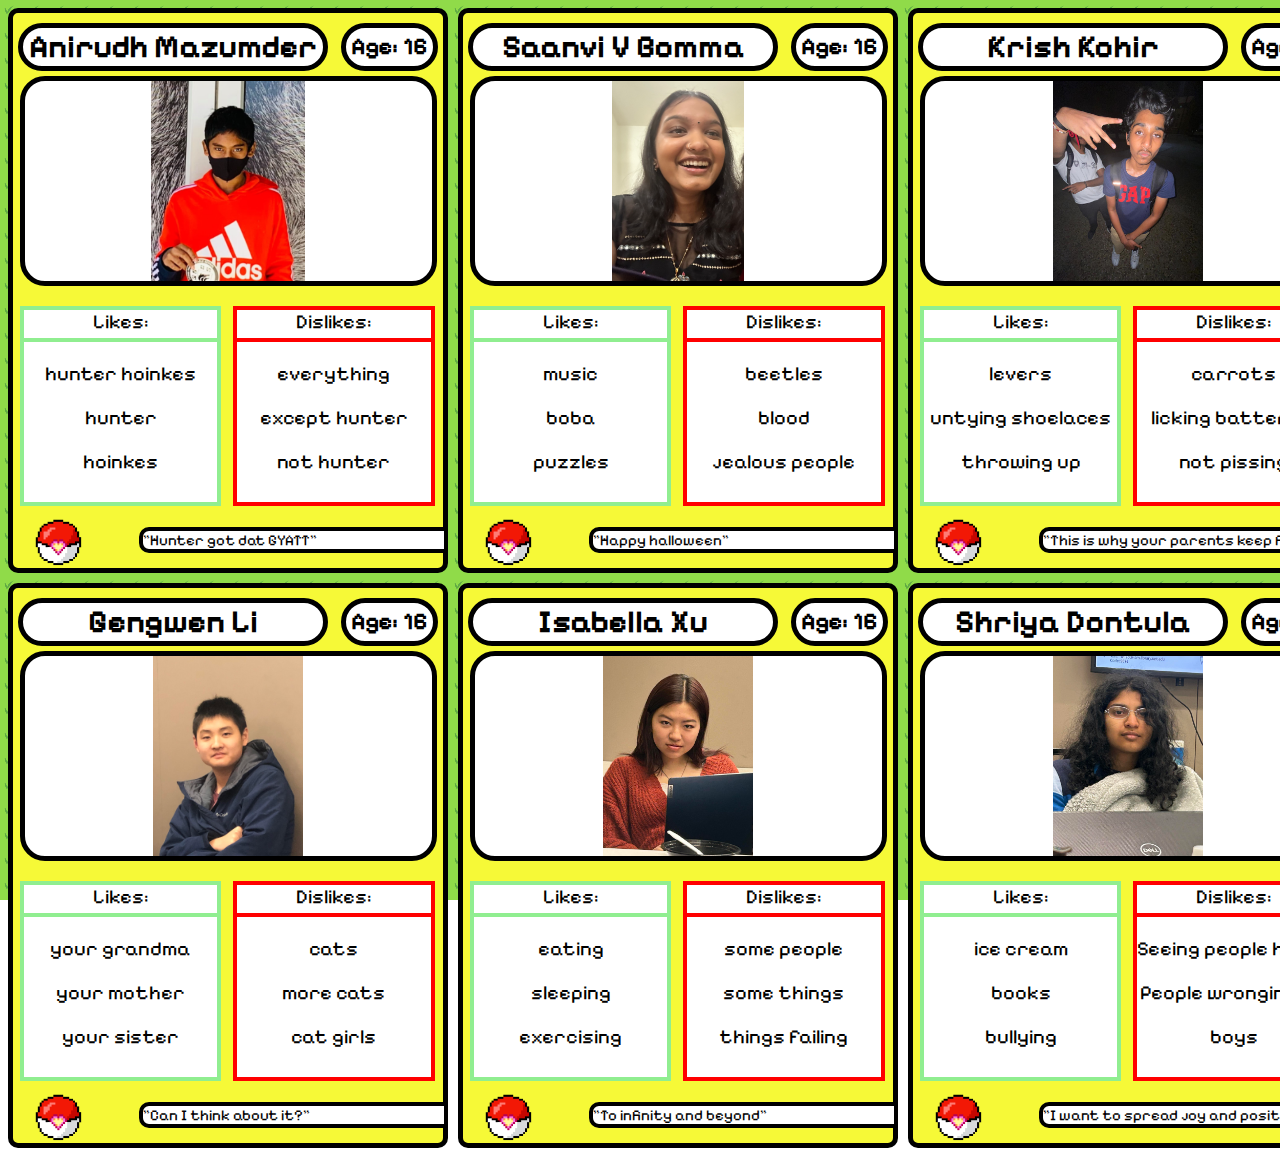
<file: card.html>
<!DOCTYPE html>
<html>
<head>
    <title>PokéMatch</title>
    <link rel="preconnect" href="https://fonts.googleapis.com">
    <link rel="preconnect" href="https://fonts.gstatic.com" crossorigin>
    <link href="https://fonts.googleapis.com/css2?family=Pixelify+Sans&display=swap" rel="stylesheet">
    <link rel="icon" type="image/png" href="icon.PNG">   <!-- Setting favicon -->
<style>
    
.cardborder {
    border-radius: 10px;
    background: rgb(246, 249, 55);
    padding-top: 5px; 
    width: 430px;
    height: 550px;
    gap: 5px;
    margin: auto;
    white-space: nowrap;
    border: 5px solid black;
}

.cardborder:hover{
    cursor: pointer;
    transform: scale(0.9);
    transition: all 0.2s ease-in-out;
}

.TitleGrid {
    display:grid; 
    grid-template-columns: 3fr 1fr;
}

.InterestGrid {
    display:grid; 
    grid-template-columns: 1fr 1fr;
}

.imgbox {
    width: 407px;
    height: 200px;
    background-color: white;
    border:5px solid black;
    border-radius: 25px;
    margin: auto;
    margin-bottom: 20px;
}

img {
    height: 100%;
    width: 100%;
    object-fit: contain;
}

body{
    font-family: "Pixelify Sans";
    display:grid;
    grid-template-columns: 1fr 1fr 1fr;
    grid-auto-rows: minmax(350px, auto);
    gap: 10px;
    background: fixed;
    background-image: url("tileGrass.png");
    
}

h1 {
  color: black;
  text-align: center;
  margin: 5px;
  background-color: white;
  border: 5px solid black;
  /* box-shadow: 1px 1px white, 3px 3px black; */
  border-radius: 25px;
  max-width: 300px;
}

h2 {
  color: black;
  padding-left: 5px;
  padding-top: 4px;
  text-align: left;
  margin: 5px;
  background-color: white;
  border: 5px solid black;
  /* box-shadow: 1px 1px white, 3px 3px black; */
  border-radius: 25px;
  max-width: 90px;
}

p1 {
  font-size: 20px;
  background-color: white;
  text-align: center;
  display: block;
  height: 200px;
  border: 4px solid lightgreen;
  width: 90%;
  height: 100%;
  margin: auto;
}

p1a {
  font-size: 20px;
  background-color: white;
  text-align: center;
  display: block;
  height: 200px;
  border: 4px solid red;
  width: 90%;
  height: 100%;
  margin-right: 5px;
  margin-left: 5px;
}

ul2 {
  font-size: 20px;
  background-color: white;
  text-align: center;
  display: block;
  border: 4px solid lightgreen;
  width: 90%;
  height: 100%;
  margin: auto;
}

ula {
  font-size: 20px;
  background-color: white;
  text-align: center;
  display: block;
  border: 4px solid red;
  width: 90%;
  height: 100%;
  margin-right: 5px;
  margin-left: 5px;
}

p3 {
    font-size: 15px;
    background-color: white;
    border: 2px solid black;
    float: right;
    margin-top: -45px;
    margin-right: -5px;
    width: 70%;
    height: 10%;
    border-radius: 10px 0px 0px 10px;
    border-width: 4px;
}


</style>
</head>
<body>


<script src="card.js"></script>
</body>
</html>
</file>
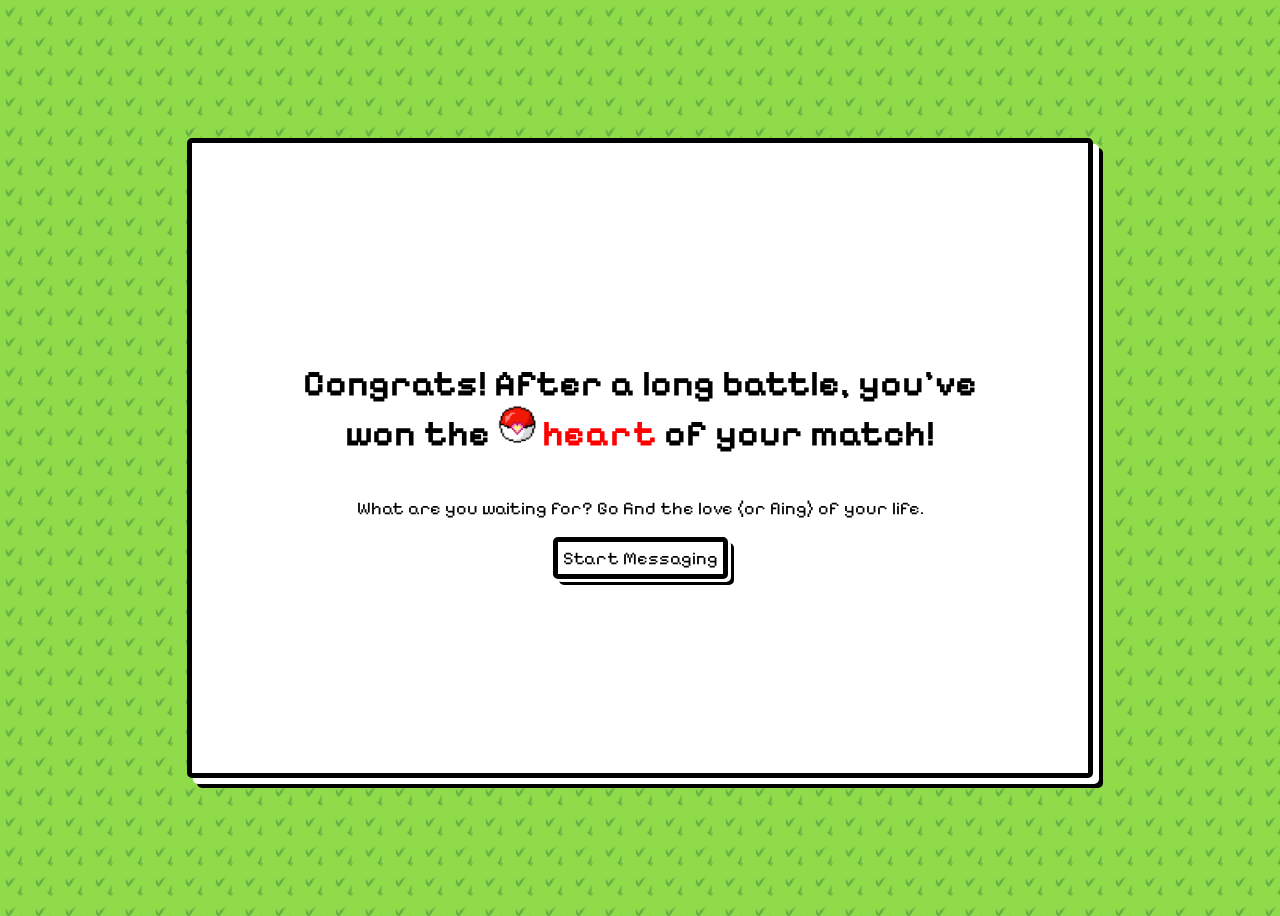
<file: match.html>
<!-- This is for victory screen -->

<!DOCTYPE html>
<html lang="en-US">
    <head>
        <title>Pokémon Tinder</title>
        <link rel="icon" type="image/png" href="icon.PNG">   <!-- Setting favicon -->

        <meta charset="utf-8">
        <meta name="viewport" content="width=device-width">

        <!-- Importing fonts from Google Fonts -->
        <link rel="preconnect" href="https://fonts.googleapis.com">
        <link rel="preconnect" href="https://fonts.gstatic.com" crossorigin>
        <link href="https://fonts.googleapis.com/css2?family=Pixelify+Sans&display=swap" rel="stylesheet"> 
    <style>
        body{
            display: flex;
            justify-content: center;
            align-items: center;
            font: 18px "Pixelify Sans";
            text-align: center;
            min-height: 100vh;
            background-color: rgb(116, 211, 116);
            background-image: url("tileGrass.png");
            background-size: 30px;
        }

        div{
            position: fixed;
            display: flex;
            flex-direction: column;
            align-items: center;
            justify-content: center;
            width: 70%;
            min-height: 70vh;
            background-color: white;
            border: 5px solid black;
            border-radius: 5px;
            box-shadow: 6px 6px white, 10px 10px black;
        }
        h1{
            width: 80%;
        }
        a{
            color: black;
            border: 5px solid black;
            padding: 5px 5px;
            border-radius: 5px;
            box-shadow: 3px 3px white, 6px 6px black;
            transition: all 0.3s ease-in;
            text-decoration: none;
        }
        a:hover, a:focus{
            cursor: pointer;
            background-color: red;
            box-shadow: 3px 3px black;
        }
    </style>
    </head>
    <body>
        <div>
            <h1>Congrats! After a long battle, you've won the <span><img src="icon.PNG" style="width: 40px; margin-right: 5px;"></span><span style="color: red;">heart</span> of your match!</h1>
            <p>What are you waiting for? Go find the love (or fling) of your life.</p>
            <a href="index.html">Start Messaging</a>
        </div>
    </body>
</html>
</file>
